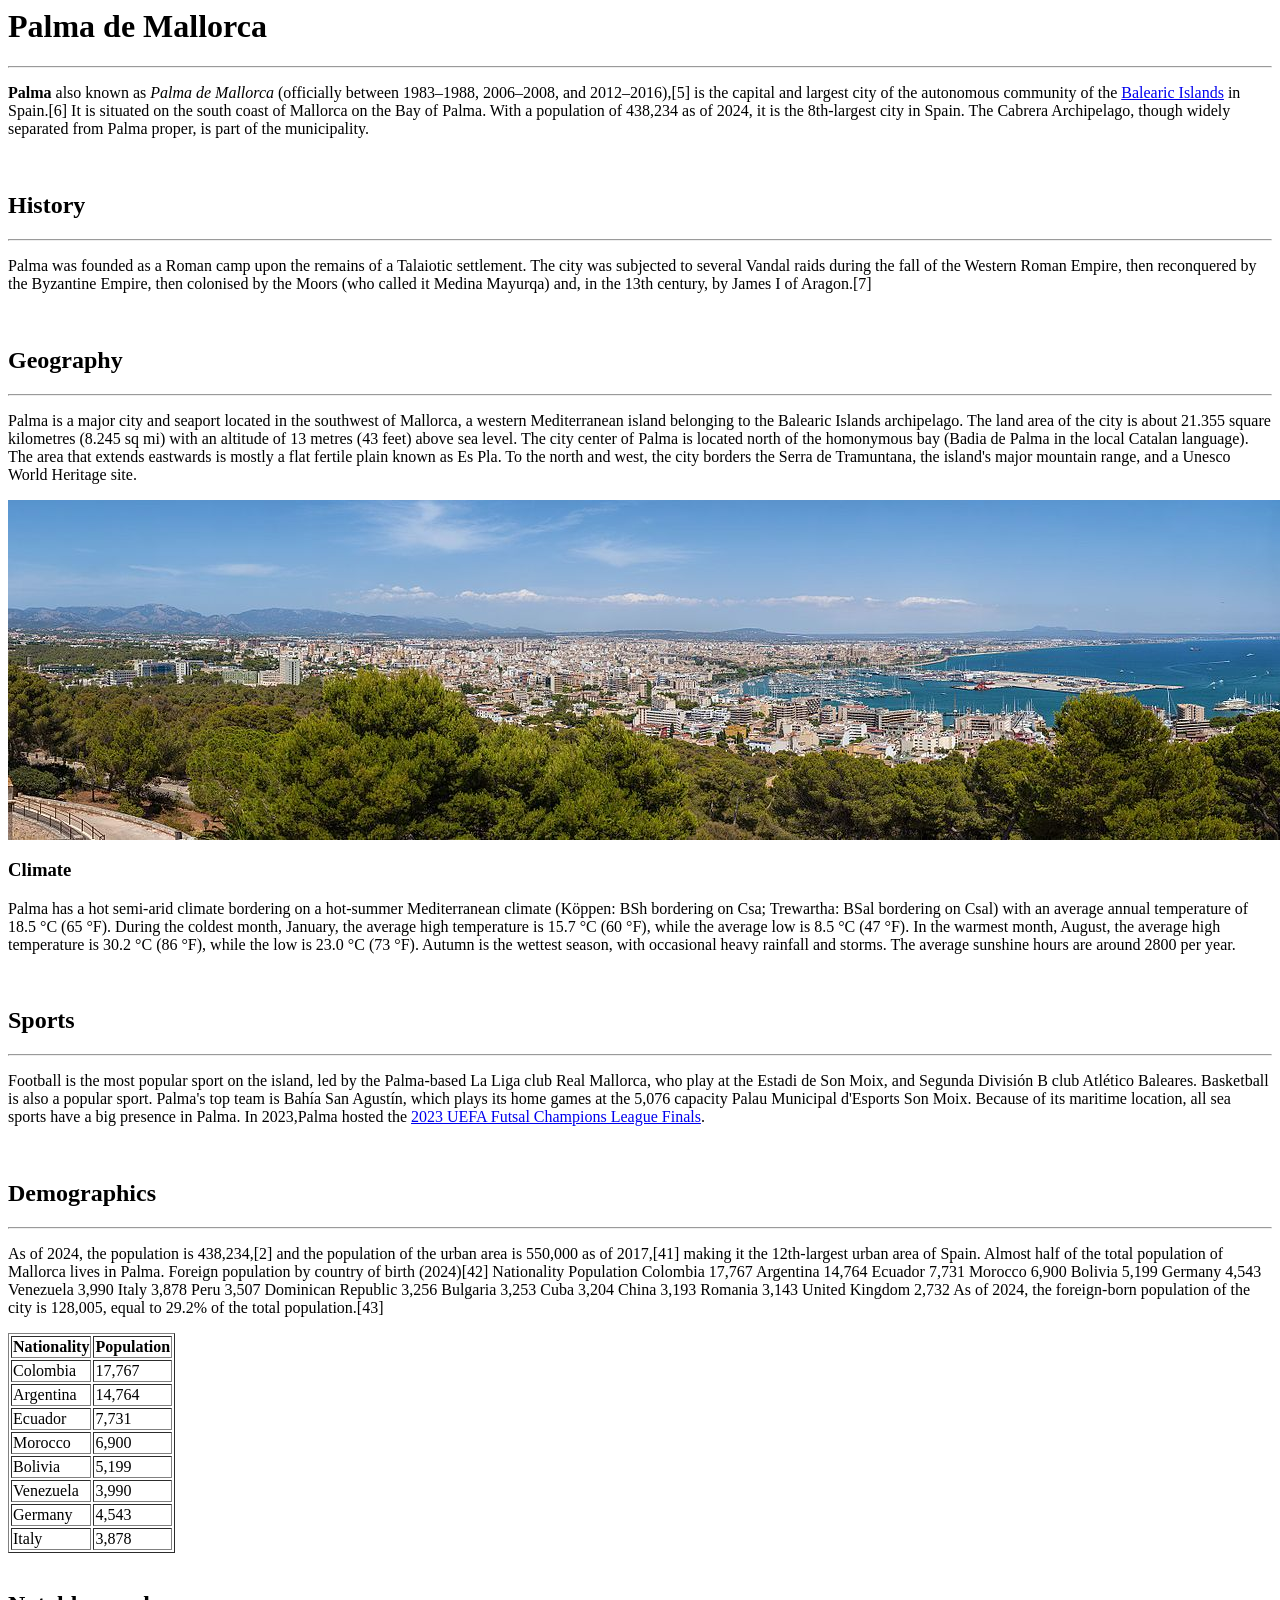
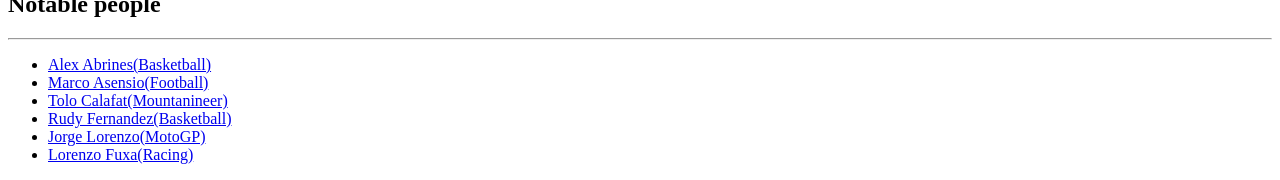
<file: Domasna1/index.html>
<html lang="en">
  <head>
    <meta charset="UTF-8" />
    <meta name="viewport" content="width=device-width, initial-scale=1.0" />
    <title>Document</title>
  </head>
  <body>
    <h1>Palma de Mallorca</h1>
    <hr />
    <p>
      <b>Palma</b> also known as <i>Palma de Mallorca</i> (officially between
      1983–1988, 2006–2008, and 2012–2016),[5] is the capital and largest city
      of the autonomous community of the
      <a href="https://en.wikipedia.org/wiki/Balearic_Islands"
        >Balearic Islands</a
      >
      in Spain.[6] It is situated on the south coast of Mallorca on the Bay of
      Palma. With a population of 438,234 as of 2024, it is the 8th-largest city
      in Spain. The Cabrera Archipelago, though widely separated from Palma
      proper, is part of the municipality.
    </p>
    <br />

    <h2><b>History</b></h2>
    <hr />
    <p>
      Palma was founded as a Roman camp upon the remains of a Talaiotic
      settlement. The city was subjected to several Vandal raids during the fall
      of the Western Roman Empire, then reconquered by the Byzantine Empire,
      then colonised by the Moors (who called it Medina Mayurqa) and, in the
      13th century, by James I of Aragon.[7]
    </p>
    <br />

    <h2><b>Geography</b></h2>
    <hr />
    <p>
      Palma is a major city and seaport located in the southwest of Mallorca, a
      western Mediterranean island belonging to the Balearic Islands
      archipelago. The land area of the city is about 21.355 square kilometres
      (8.245 sq mi) with an altitude of 13 metres (43 feet) above sea level. The
      city center of Palma is located north of the homonymous bay (Badia de
      Palma in the local Catalan language). The area that extends eastwards is
      mostly a flat fertile plain known as Es Pla. To the north and west, the
      city borders the Serra de Tramuntana, the island's major mountain range,
      and a Unesco World Heritage site.
    </p>

    <img
      src="/Domasna1/Palma_von_Castell_de_Bellver.jpg"
      alt="palma-de-mallorca"
    />

    <h3><b>Climate</b></h3>
    <p>
      Palma has a hot semi-arid climate bordering on a hot-summer Mediterranean
      climate (Köppen: BSh bordering on Csa; Trewartha: BSal bordering on Csal)
      with an average annual temperature of 18.5 °C (65 °F). During the coldest
      month, January, the average high temperature is 15.7 °C (60 °F), while the
      average low is 8.5 °C (47 °F). In the warmest month, August, the average
      high temperature is 30.2 °C (86 °F), while the low is 23.0 °C (73 °F).
      Autumn is the wettest season, with occasional heavy rainfall and storms.
      The average sunshine hours are around 2800 per year.
    </p>
    <br />

    <h2><b>Sports</b></h2>
    <hr />
    <p>
      Football is the most popular sport on the island, led by the Palma-based
      La Liga club Real Mallorca, who play at the Estadi de Son Moix, and
      Segunda División B club Atlético Baleares. Basketball is also a popular
      sport. Palma's top team is Bahía San Agustín, which plays its home games
      at the 5,076 capacity Palau Municipal d'Esports Son Moix. Because of its
      maritime location, all sea sports have a big presence in Palma. In
      2023,Palma hosted the

      <a
        href="https://en.wikipedia.org/wiki/2022%E2%80%9323_UEFA_Futsal_Champions_League"
        >2023 UEFA Futsal Champions League Finals</a
      >.
    </p>
    <br />

    <h2><b>Demographics</b></h2>
    <hr />
    <p>
      As of 2024, the population is 438,234,[2] and the population of the urban
      area is 550,000 as of 2017,[41] making it the 12th-largest urban area of
      Spain. Almost half of the total population of Mallorca lives in Palma.
      Foreign population by country of birth (2024)[42] Nationality Population
      Colombia 17,767 Argentina 14,764 Ecuador 7,731 Morocco 6,900 Bolivia 5,199
      Germany 4,543 Venezuela 3,990 Italy 3,878 Peru 3,507 Dominican Republic
      3,256 Bulgaria 3,253 Cuba 3,204 China 3,193 Romania 3,143 United Kingdom
      2,732 As of 2024, the foreign-born population of the city is 128,005,
      equal to 29.2% of the total population.[43]
    </p>

    <table border="1px">
      <tr>
        <th>Nationality</th>
        <th>Population</th>
      </tr>
      <tr>
        <td>Colombia</td>
        <td>17,767</td>
      </tr>
      <tr>
        <td>Argentina</td>
        <td>14,764</td>
      </tr>
      <tr>
        <td>Ecuador</td>
        <td>7,731</td>
      </tr>
      <tr>
        <td>Morocco</td>
        <td>6,900</td>
      </tr>
      <tr>
        <td>Bolivia</td>
        <td>5,199</td>
      </tr>
      <tr>
        <td>Venezuela</td>
        <td>3,990</td>
      </tr>
      <tr>
        <td>Germany</td>
        <td>4,543</td>
      </tr>
      <tr>
        <td>Italy</td>
        <td>3,878</td>
      </tr>
    </table>

    <br />

    <h2><b>Notable people</b></h2>
    <hr />

    <ul>
      <li>
        <a href="https://en.wikipedia.org/wiki/%C3%81lex_Abrines"
          >Alex Abrines(Basketball)</a
        >
      </li>
      <li>
        <a href="https://en.wikipedia.org/wiki/Marco_Asensio"
          >Marco Asensio(Football)</a
        >
      </li>
      <li>
        <a href="https://en.wikipedia.org/wiki/Tolo_Calafat"
          >Tolo Calafat(Mountanineer)</a
        >
      </li>
      <li>
        <a href="https://en.wikipedia.org/wiki/Rudy_Fern%C3%A1ndez_(basketball)"
          >Rudy Fernandez(Basketball)</a
        >
      </li>
      <li>
        <a href="https://en.wikipedia.org/wiki/Jorge_Lorenzo"
          >Jorge Lorenzo(MotoGP)</a
        >
      </li>
      <li>
        <a href="https://en.wikipedia.org/wiki/Lorenzo_Flux%C3%A1"
          >Lorenzo Fuxa(Racing)</a
        >
      </li>
    </ul>
  </body>
</html>
</file>
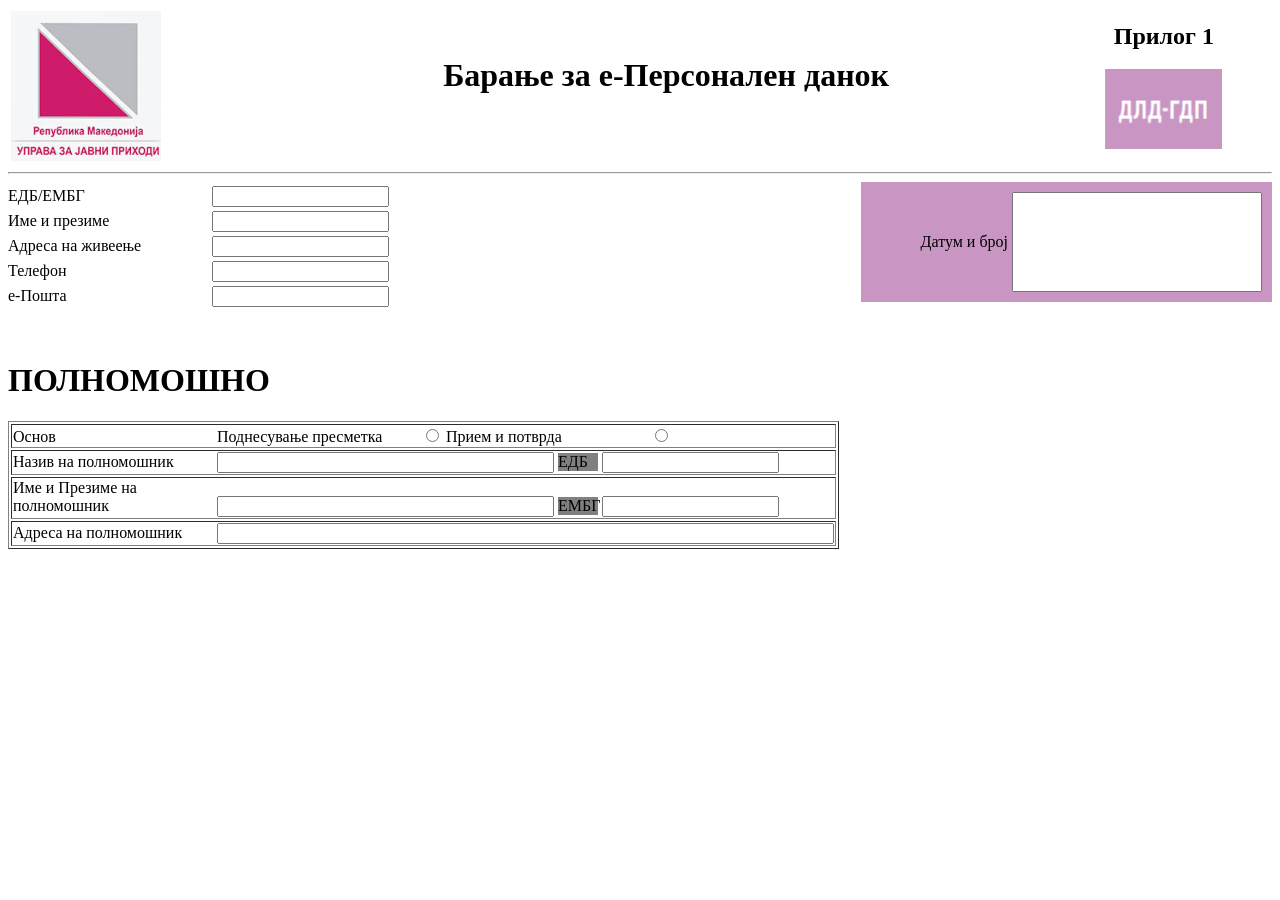
<file: Domasna2/index.html>
<html lang="en">
  <head>
    <meta charset="UTF-8" />
    <title>Барање за е-Персонален данок</title>

    <link rel="stylesheet" href="/Domasna2/style.css" />
  </head>
  <body>
    <table width="100%" border="0">
      <tr>
        <td rowspan="2">
          <img height="150px" src="/Domasna2/images.jpg" alt="" />
        </td>
        <td align="center"><h1>Барање за е-Персонален данок</h1></td>
        <td align="center" rowspan="2">
          <h2>Прилог 1</h2>
          <img
            width="120px"
            height="80px"
            src="/Domasna2/Screenshot_3.png"
            alt=""
          />
        </td>
      </tr>
    </table>
    <hr />
<div id="formular">
    <div>
          <form  action="">
      <label for="EMBG">ЕДБ/ЕМБГ</label>
      <input minlength="13" maxlength="13" type="number" />
      <br />
      <label for="first-name">Име и презиме</label>
      <input type="text" />
      <br />
      <label for="adress">Адреса на живеење</label>
      <input type="text" />
      <br />
      <label for="number">Телефон</label>
      <input type="number" />
      <br />
      <label for="email">е-Пошта</label>
      <input type="email" />
    </form>
    <br />
    </div>

    <div id="datumBroj">
        <label  align="right" for="">Датум и број</label>
        <input type="text">
    </div>
  
</div>
    

    <h1><b>ПОЛНОМОШНО</b></h1>
    <table border="1">
        <tr>
            <td>
                  <label for="">Основ</label>
                  <label for="">Поднесување пресметка</label>
                  <input type="radio" name="osnov">
                  <label for="">Прием и потврда</label>
                  <input type="radio" name="osnov">
            </td>
        </tr>

        <tr>
            <td>
                 <label for="">Назив на полномошник</label>
                 <input size="40" type="text">
                 <label id="edb" for="">ЕДБ</label>
                 <input type="text">
            </td>
        </tr>

        <tr>
            <td>
                <label for="">Име и Презиме на полномошник</label>
                <input size="40"  type="text">
                <label id="embg" for="">ЕМБГ</label>
                <input type="text">
            </td>
        </tr>

        <tr>
            <td>
                <label for="">Адреса на полномошник</label>
                <input size="75" type="text">
            </td>
        </tr>
    </table>

    <br>


  </body>
</html>
</file>
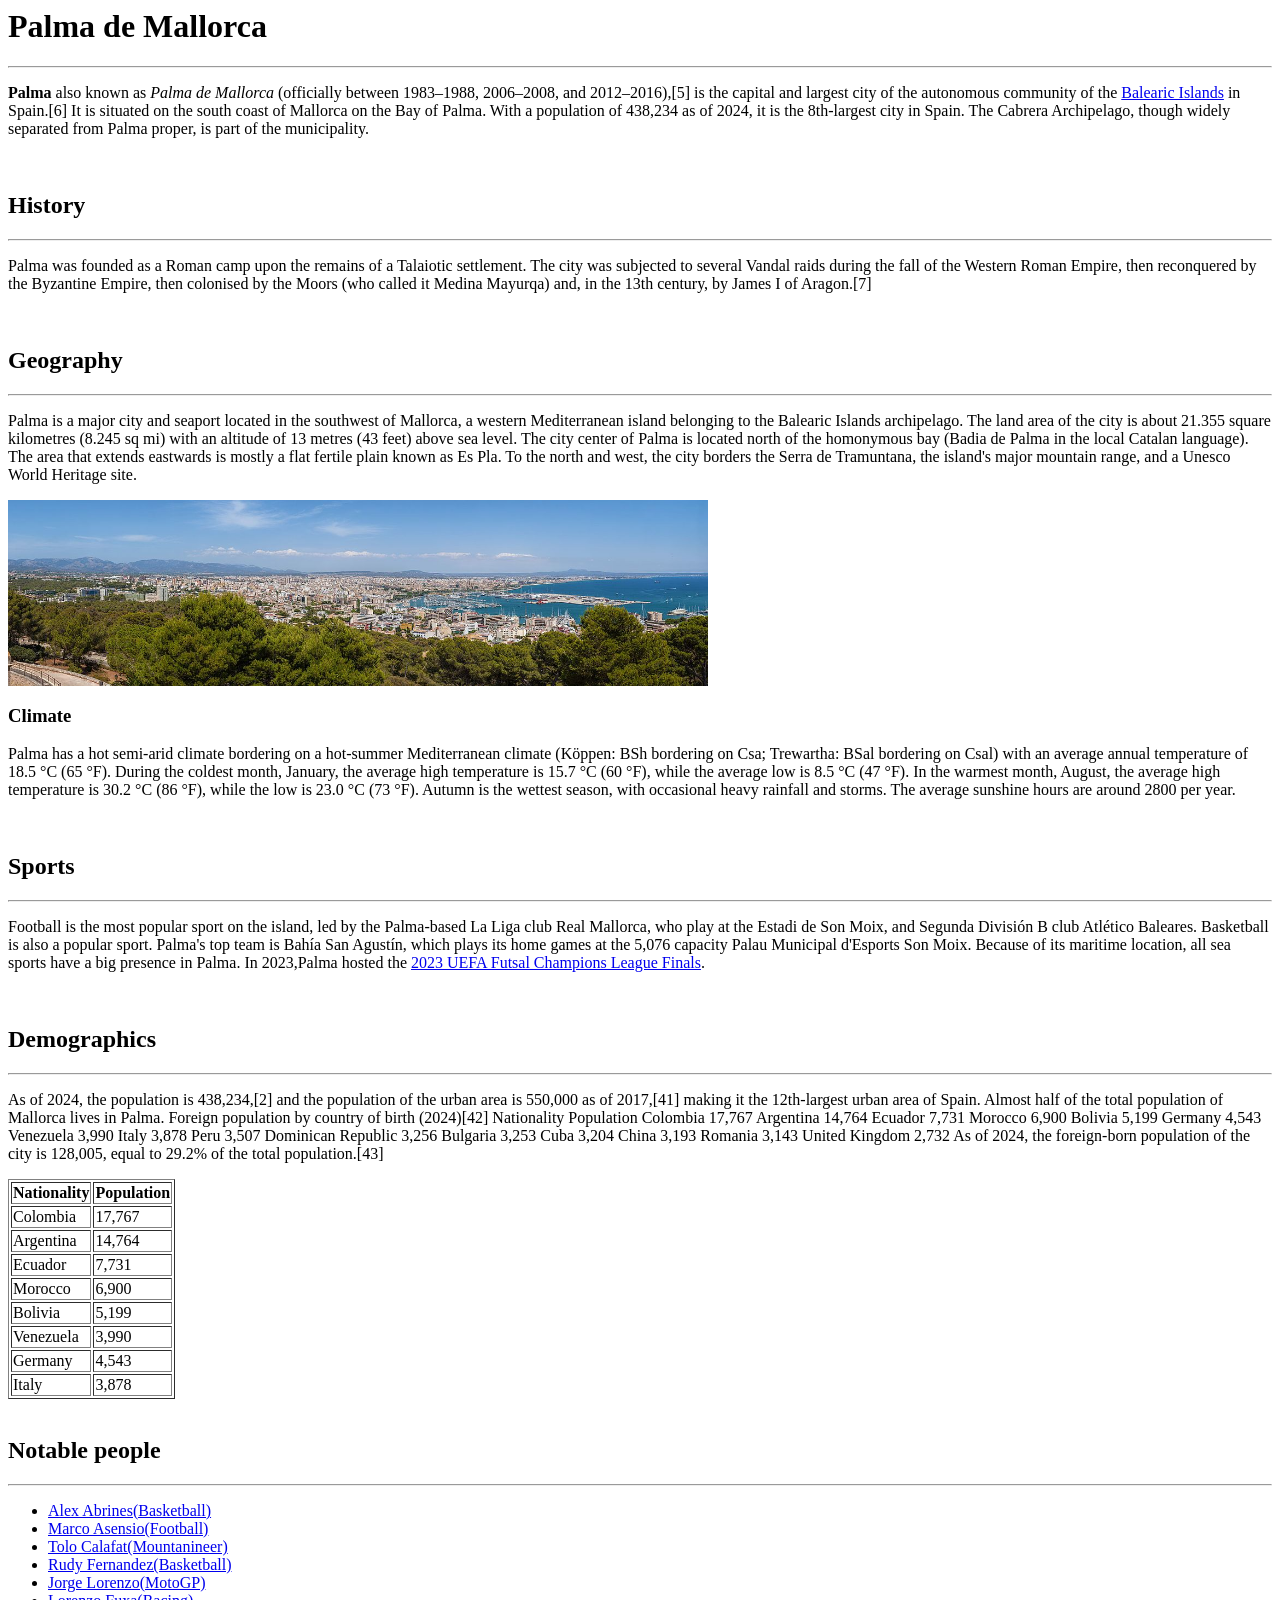
<file: Domasna3/index.html>
<html lang="en">
  <head>
    <meta charset="UTF-8" />
    <meta name="viewport" content="width=device-width, initial-scale=1.0" />
    <title>Document</title>
  </head>
  <body>
    <h1>Palma de Mallorca</h1>
    <hr />
    <p>
      <b>Palma</b> also known as <i>Palma de Mallorca</i> (officially between
      1983–1988, 2006–2008, and 2012–2016),[5] is the capital and largest city
      of the autonomous community of the
      <a href="https://en.wikipedia.org/wiki/Balearic_Islands"
        >Balearic Islands</a
      >
      in Spain.[6] It is situated on the south coast of Mallorca on the Bay of
      Palma. With a population of 438,234 as of 2024, it is the 8th-largest city
      in Spain. The Cabrera Archipelago, though widely separated from Palma
      proper, is part of the municipality.
    </p>
    <br />

    <h2><b>History</b></h2>
    <hr />
    <p>
      Palma was founded as a Roman camp upon the remains of a Talaiotic
      settlement. The city was subjected to several Vandal raids during the fall
      of the Western Roman Empire, then reconquered by the Byzantine Empire,
      then colonised by the Moors (who called it Medina Mayurqa) and, in the
      13th century, by James I of Aragon.[7]
    </p>
    <br />

    <h2><b>Geography</b></h2>
    <hr />
    <p>
      Palma is a major city and seaport located in the southwest of Mallorca, a
      western Mediterranean island belonging to the Balearic Islands
      archipelago. The land area of the city is about 21.355 square kilometres
      (8.245 sq mi) with an altitude of 13 metres (43 feet) above sea level. The
      city center of Palma is located north of the homonymous bay (Badia de
      Palma in the local Catalan language). The area that extends eastwards is
      mostly a flat fertile plain known as Es Pla. To the north and west, the
      city borders the Serra de Tramuntana, the island's major mountain range,
      and a Unesco World Heritage site.
    </p>

    <img
      width="700px"
      src="/Domasna1/Palma_von_Castell_de_Bellver.jpg"
      alt="palma-de-mallorca"
    />

    <h3><b>Climate</b></h3>
    <p>
      Palma has a hot semi-arid climate bordering on a hot-summer Mediterranean
      climate (Köppen: BSh bordering on Csa; Trewartha: BSal bordering on Csal)
      with an average annual temperature of 18.5 °C (65 °F). During the coldest
      month, January, the average high temperature is 15.7 °C (60 °F), while the
      average low is 8.5 °C (47 °F). In the warmest month, August, the average
      high temperature is 30.2 °C (86 °F), while the low is 23.0 °C (73 °F).
      Autumn is the wettest season, with occasional heavy rainfall and storms.
      The average sunshine hours are around 2800 per year.
    </p>
    <br />

    <h2><b>Sports</b></h2>
    <hr />
    <p>
      Football is the most popular sport on the island, led by the Palma-based
      La Liga club Real Mallorca, who play at the Estadi de Son Moix, and
      Segunda División B club Atlético Baleares. Basketball is also a popular
      sport. Palma's top team is Bahía San Agustín, which plays its home games
      at the 5,076 capacity Palau Municipal d'Esports Son Moix. Because of its
      maritime location, all sea sports have a big presence in Palma. In
      2023,Palma hosted the

      <a
        href="https://en.wikipedia.org/wiki/2022%E2%80%9323_UEFA_Futsal_Champions_League"
        >2023 UEFA Futsal Champions League Finals</a
      >.
    </p>
    <br />

    <h2><b>Demographics</b></h2>
    <hr />
    <p>
      As of 2024, the population is 438,234,[2] and the population of the urban
      area is 550,000 as of 2017,[41] making it the 12th-largest urban area of
      Spain. Almost half of the total population of Mallorca lives in Palma.
      Foreign population by country of birth (2024)[42] Nationality Population
      Colombia 17,767 Argentina 14,764 Ecuador 7,731 Morocco 6,900 Bolivia 5,199
      Germany 4,543 Venezuela 3,990 Italy 3,878 Peru 3,507 Dominican Republic
      3,256 Bulgaria 3,253 Cuba 3,204 China 3,193 Romania 3,143 United Kingdom
      2,732 As of 2024, the foreign-born population of the city is 128,005,
      equal to 29.2% of the total population.[43]
    </p>

    <table border="1px">
      <thead>
        <tr>
          <th>Nationality</th>
          <th>Population</th>
        </tr>
      </thead>
      <tr>
        <td>Colombia</td>
        <td>17,767</td>
      </tr>
      <tr>
        <td>Argentina</td>
        <td>14,764</td>
      </tr>
      <tr>
        <td>Ecuador</td>
        <td>7,731</td>
      </tr>
      <tr>
        <td>Morocco</td>
        <td>6,900</td>
      </tr>
      <tr>
        <td>Bolivia</td>
        <td>5,199</td>
      </tr>
      <tr>
        <td>Venezuela</td>
        <td>3,990</td>
      </tr>
      <tr>
        <td>Germany</td>
        <td>4,543</td>
      </tr>
      <tr>
        <td>Italy</td>
        <td>3,878</td>
      </tr>
    </table>

    <br />

    <h2><b>Notable people</b></h2>
    <hr />

    <ul>
      <li>
        <a href="https://en.wikipedia.org/wiki/%C3%81lex_Abrines"
          >Alex Abrines(Basketball)</a
        >
      </li>
      <li>
        <a href="https://en.wikipedia.org/wiki/Marco_Asensio"
          >Marco Asensio(Football)</a
        >
      </li>
      <li>
        <a href="https://en.wikipedia.org/wiki/Tolo_Calafat"
          >Tolo Calafat(Mountanineer)</a
        >
      </li>
      <li>
        <a href="https://en.wikipedia.org/wiki/Rudy_Fern%C3%A1ndez_(basketball)"
          >Rudy Fernandez(Basketball)</a
        >
      </li>
      <li>
        <a href="https://en.wikipedia.org/wiki/Jorge_Lorenzo"
          >Jorge Lorenzo(MotoGP)</a
        >
      </li>
      <li>
        <a href="https://en.wikipedia.org/wiki/Lorenzo_Flux%C3%A1"
          >Lorenzo Fuxa(Racing)</a
        >
      </li>
    </ul>
  </body>
</html>
</file>
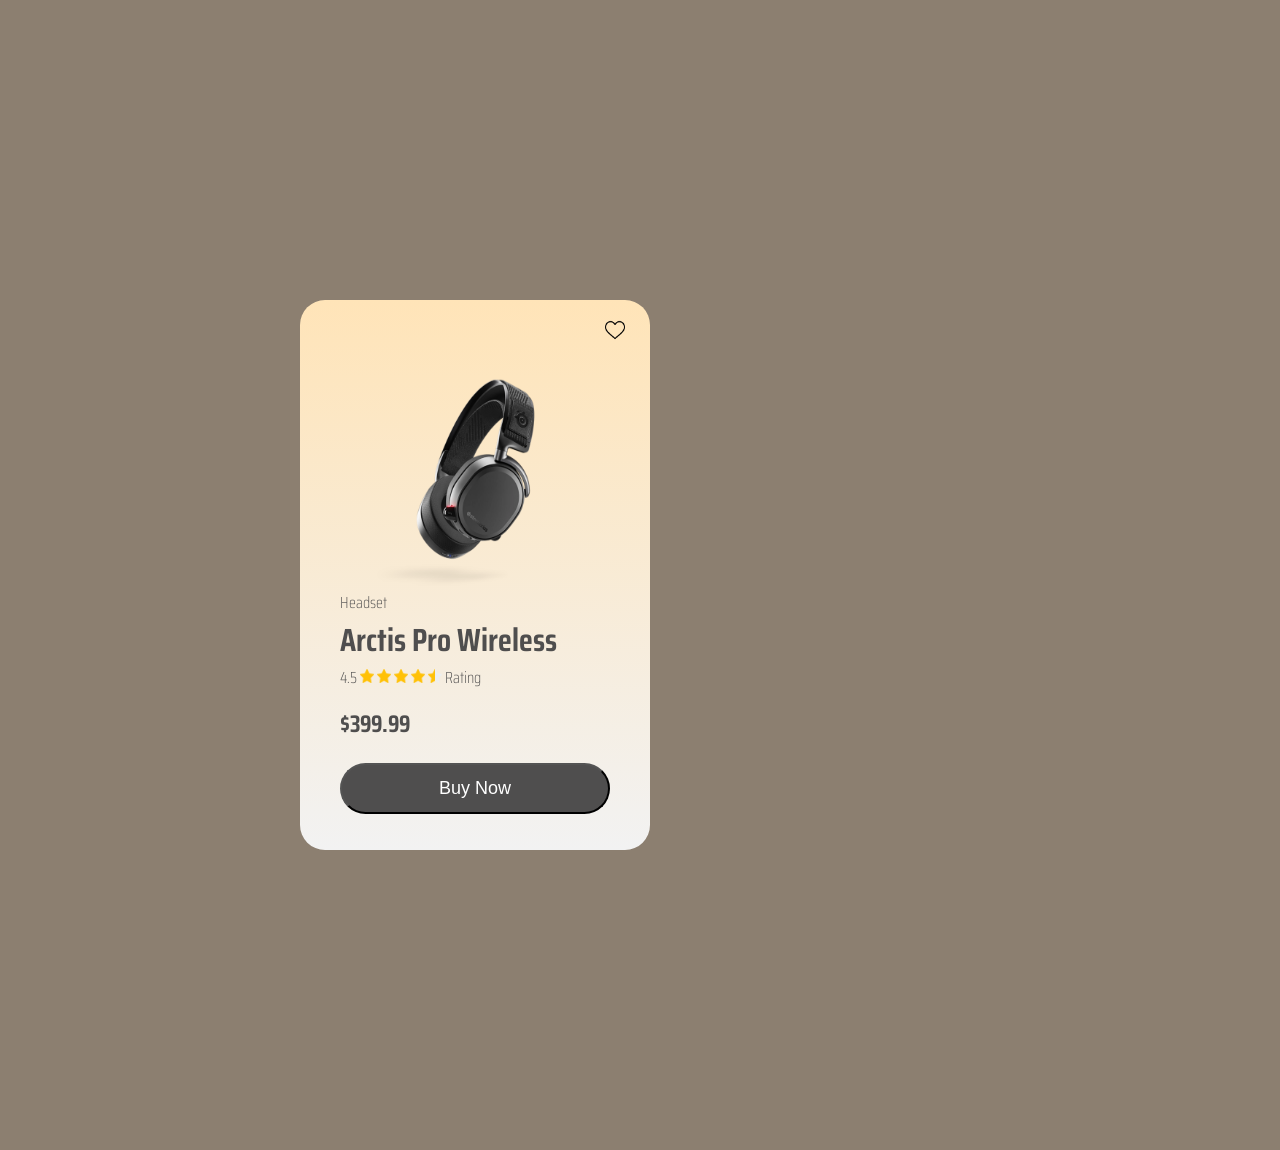
<file: Domasna4/index.html>
<html lang="en">
  <head>
    <meta charset="UTF-8" />
    <meta name="viewport" content="width=device-width, initial-scale=1.0" />
    <link rel="stylesheet" href="style.css" />
    <link rel="preconnect" href="https://fonts.googleapis.com" />
    <link rel="preconnect" href="https://fonts.gstatic.com" crossorigin />
    <link
      href="https://fonts.googleapis.com/css2?family=Anton&family=Arimo:ital,wght@0,400..700;1,400..700&family=Saira:ital,wdth,wght@0,75,200;1,75,200&family=Strait&display=swap"
      rel="stylesheet"/>
   
    <title>Product Card</title>
  </head>
  <body>
    <div class="card">
      <div>
        <img id="heart" src="/Domasna4/heart.png" alt="heart" />
        <img id="itemPhoto" src="/Domasna4/headset.webp" alt="headset" />
      </div>

      <div class="description" class="saira">
        <p>Headset</p>
        <h1>Arctis Pro Wireless</h1>
        <p>
          4.5
          <img src="/Domasna4/star.png" alt="star" />
          <img src="/Domasna4/star.png" alt="star" />
          <img src="/Domasna4/star.png" alt="star" />
          <img src="/Domasna4/star.png" alt="star" />
          <img src="/Domasna4/rating.png" alt="half-star" />
          Rating
        </p>

        <h2>$399.99</h2>

        <button>Buy Now</button>
      </div>
    </div>
  </body>
</html>
</file>
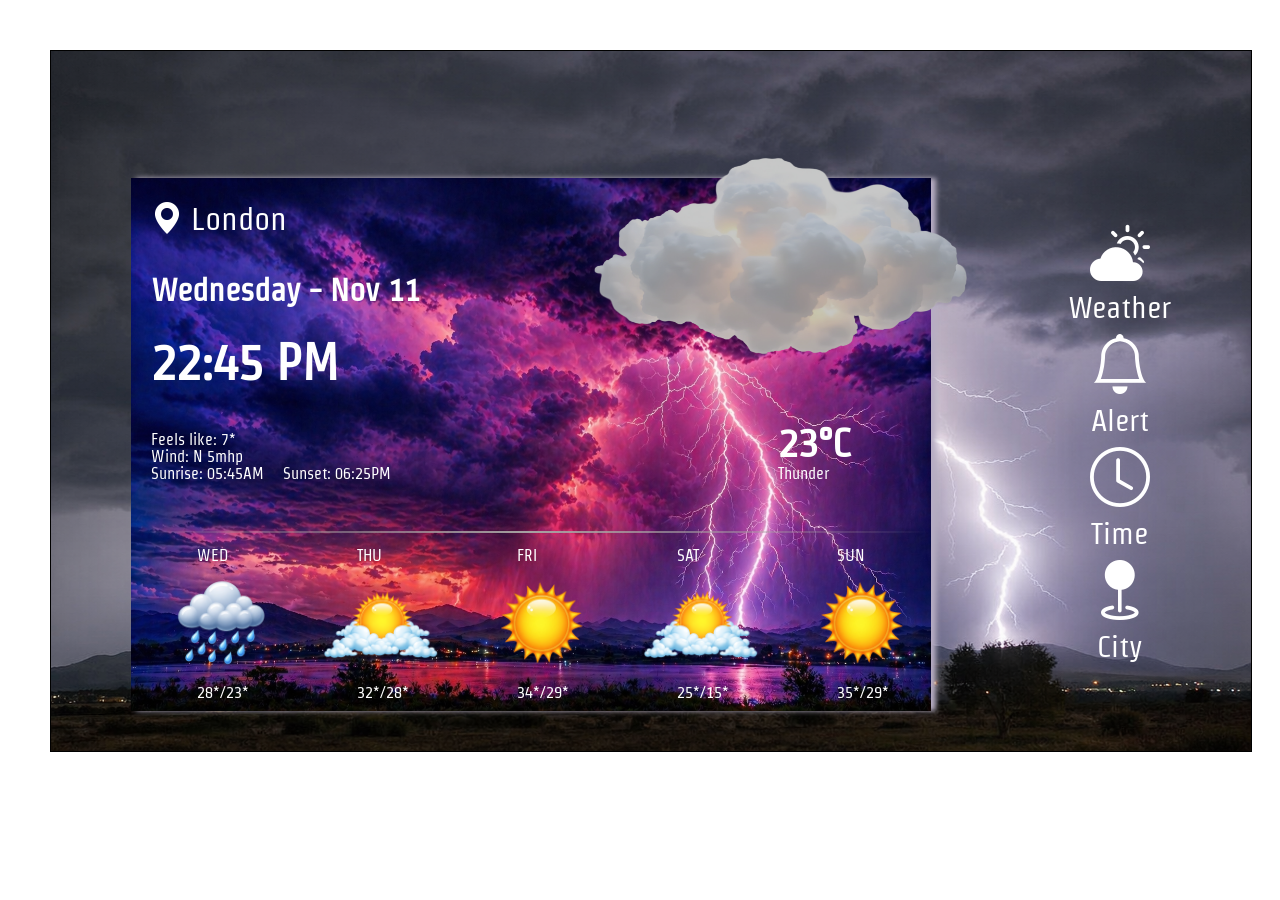
<file: Domasna5/index.html>
<html lang="en">

<head>
  <meta charset="UTF-8" />
  <meta name="viewport" content="width=device-width, initial-scale=1.0" />
  <title>Weather card</title>
  <link rel="stylesheet" href="/Domasna6/style.css" />
  <link rel="stylesheet" href="https://cdn.jsdelivr.net/npm/bootstrap-icons@1.11.3/font/bootstrap-icons.css"
    integrity="sha384-tViUnnbYAV00FLIhhi3v/dWt3Jxw4gZQcNoSCxCIFNJVCx7/D55/wXsrNIRANwdD" crossorigin="anonymous" />
  <link rel="preconnect" href="https://fonts.googleapis.com" />
  <link rel="preconnect" href="https://fonts.gstatic.com" crossorigin />
  <link
    href="https://fonts.googleapis.com/css2?family=Anton&family=Arimo:ital,wght@0,400..700;1,400..700&family=DM+Sans:ital,opsz,wght@0,9..40,100..1000;1,9..40,100..1000&family=Roboto+Mono:ital,wght@0,100..700;1,100..700&family=Saira:ital,wdth,wght@0,75,200;1,75,200&family=Strait&display=swap"
    rel="stylesheet" />
</head>

<body>
  <div class="card">
    <img class="card-img" src="/Domasna6/pozadina.png" alt="" />

    <div class="weather-img">
      <img src="/Domasna6/thunder.png" alt="" />
      <div class="city">
        <span><i class="bi bi-geo-alt-fill"></i></span>
        <span>London</span>
      </div>
      <h1 id="today">Wednesday - Nov 11</h1>
      <h1 id="time">22:45 PM</h1>

      <div class="weather-info">
        <p>Feels like: 7*</p>
        <p>Wind: N 5mhp</p>
        <span> Sunrise: 05:45AM</span> <span>Sunset: 06:25PM</span>
      </div>

      <div class="current-day">
        <span>23&deg;C</span>
        <p>Thunder</p>
      </div>



      <div class="hr"></div>

    </div>

    <div class="this-week">
      <div class="following-days">
        <p>WED</p>
        <img src="/Domasna6/rainy.png" alt="">
        <p>28*/23*</p>
      </div>
      <div class="following-days">
        <p>THU</p>
        <img src="/Domasna6/cloudy.png" alt="">
        <p>32*/28*</p>
      </div>
      <div class="following-days">
        <p>FRI </p>
        <img src="/Domasna6/sunny.png" alt="">
        <p>34*/29*</p>
      </div>
      <div class="following-days">
        <p>SAT</p>
        <img src="/Domasna6/cloudy.png" alt="">
        <p>25*/15*</p>
      </div>
      <div class="following-days">
        <p>SUN</p>
        <img src="/Domasna6/sunny.png" alt="">
        <p>35*/29*</p>
      </div>
    </div>

    <div class="cloud">
      <img src="/Domasna6/cloud.png" alt="" />
    </div>

    <div class="icons">
      <i class="bi bi-cloud-sun-fill"></i>
      <p>Weather</p>

      <i class="bi bi-bell"></i>
      <p>Alert</p>

      <i class="bi bi-clock"></i>
      <p>Time</p>

     <i class="bi bi-geo-fill"></i>
      <p>City</p>

    </div>

  </div>
</body>

</html>
</file>
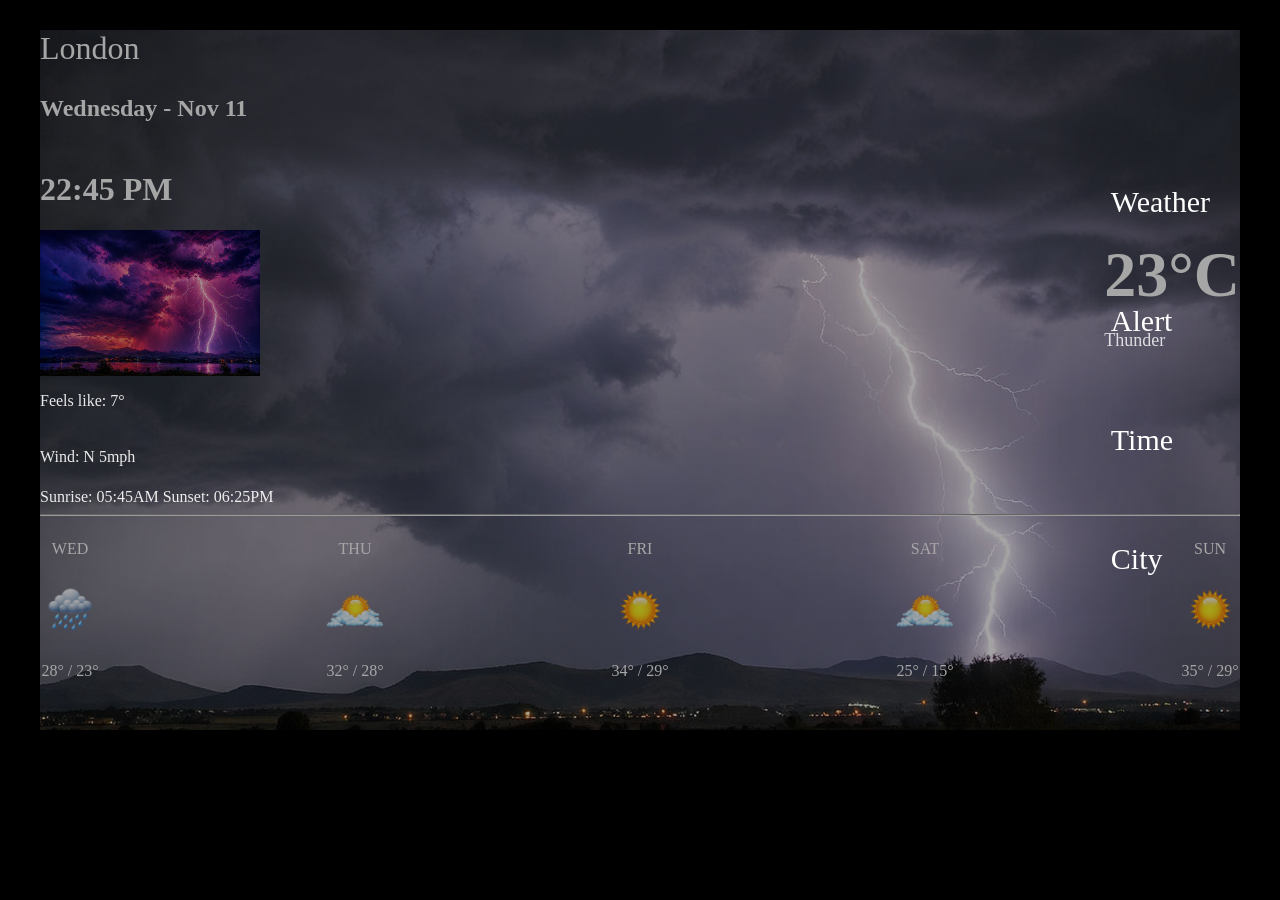
<file: Domasna6.2/index.html>
<html lang="en">
<head>
  <meta charset="UTF-8">
  <meta name="viewport" content="width=device-width, initial-scale=1.0">
  <title>Document</title>
  <link rel="stylesheet" href="/Domasna6.2/style.css">
</head>
<body>
  <div class="card">

  <div class="weather">

    <!-- TOP -->
    <div class="top">
      <div class="city">
        <i class="bi bi-geo-alt-fill"></i>
        <span>London</span>
      </div>

      <h2>Wednesday - Nov 11</h2>
      <h1>22:45 PM</h1>
    </div>

    <!-- MIDDLE -->
    <div class="middle">
      <img class="main-weather" src="/Domasna6/thunder.png" />

      <div class="current-day">
        <span>23°C</span>
        <p>Thunder</p>
      </div>
    </div>

    <!-- INFO -->
    <div class="weather-info">
      <p>Feels like: 7°</p>
      <p>Wind: N 5mph</p>
      <div>
        <span>Sunrise: 05:45AM</span>
        <span>Sunset: 06:25PM</span>
      </div>
    </div>

    <hr />

    <!-- WEEK -->
    <div class="this-week">
      <div class="day">
        <p>WED</p>
        <img src="/Domasna6/rainy.png">
        <p>28° / 23°</p>
      </div>
      <div class="day">
        <p>THU</p>
        <img src="/Domasna6/cloudy.png">
        <p>32° / 28°</p>
      </div>
      <div class="day">
        <p>FRI</p>
        <img src="/Domasna6/sunny.png">
        <p>34° / 29°</p>
      </div>
      <div class="day">
        <p>SAT</p>
        <img src="/Domasna6/cloudy.png">
        <p>25° / 15°</p>
      </div>
      <div class="day">
        <p>SUN</p>
        <img src="/Domasna6/sunny.png">
        <p>35° / 29°</p>
      </div>
    </div>

  </div>

  <!-- SIDE ICONS -->
  <div class="icons">
    <div><i class="bi bi-cloud-sun-fill"></i><p>Weather</p></div>
    <div><i class="bi bi-bell"></i><p>Alert</p></div>
    <div><i class="bi bi-clock"></i><p>Time</p></div>
    <div><i class="bi bi-geo-fill"></i><p>City</p></div>
  </div>

</div>
</body>
</html>
</file>
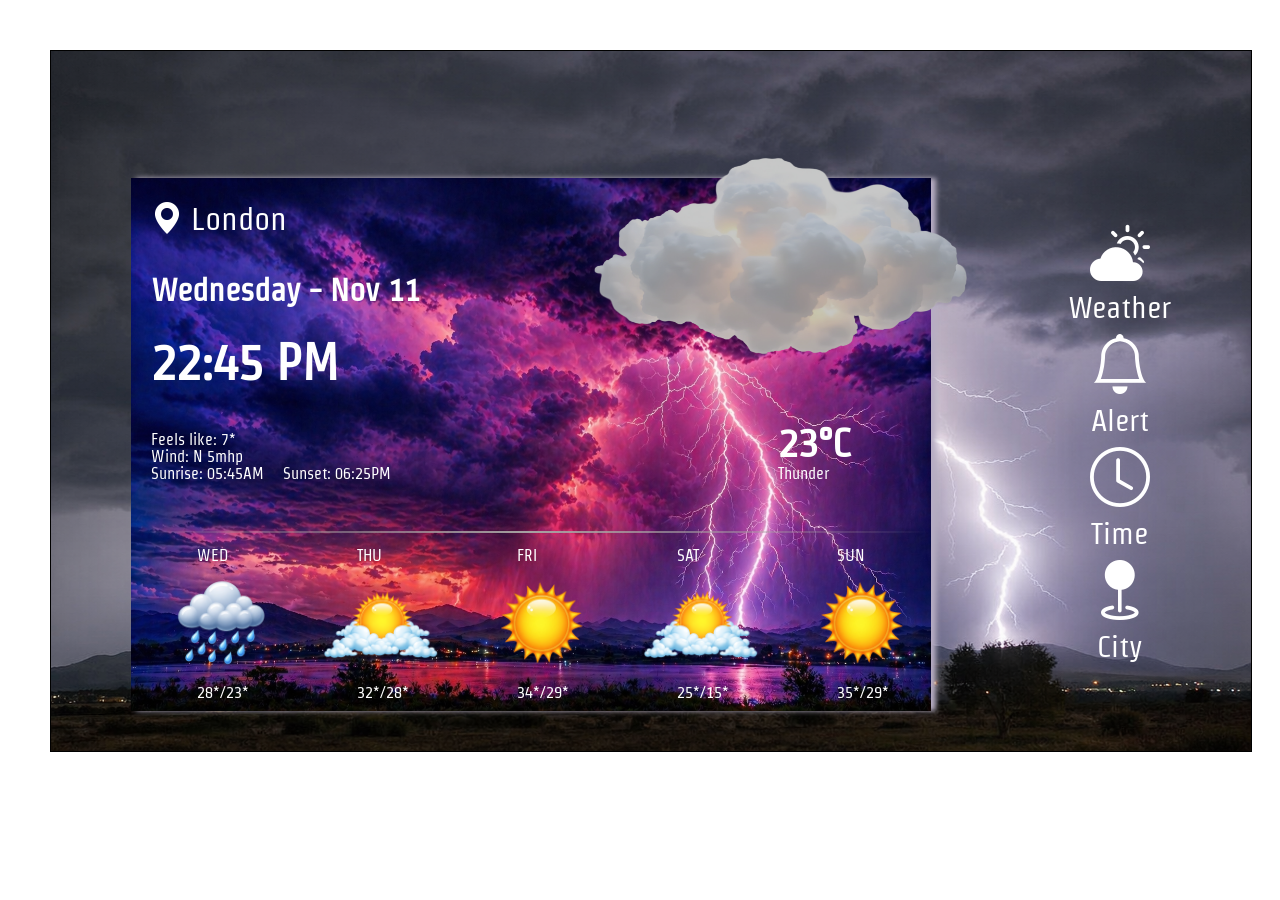
<file: Domasna6/index.html>
<html lang="en">

<head>
  <meta charset="UTF-8" />
  <meta name="viewport" content="width=device-width, initial-scale=1.0" />
  <title>Weather card</title>
  <link rel="stylesheet" href="/Domasna6/style.css" />
  <link rel="stylesheet" href="https://cdn.jsdelivr.net/npm/bootstrap-icons@1.11.3/font/bootstrap-icons.css"
    integrity="sha384-tViUnnbYAV00FLIhhi3v/dWt3Jxw4gZQcNoSCxCIFNJVCx7/D55/wXsrNIRANwdD" crossorigin="anonymous" />
  <link rel="preconnect" href="https://fonts.googleapis.com" />
  <link rel="preconnect" href="https://fonts.gstatic.com" crossorigin />
  <link
    href="https://fonts.googleapis.com/css2?family=Anton&family=Arimo:ital,wght@0,400..700;1,400..700&family=DM+Sans:ital,opsz,wght@0,9..40,100..1000;1,9..40,100..1000&family=Roboto+Mono:ital,wght@0,100..700;1,100..700&family=Saira:ital,wdth,wght@0,75,200;1,75,200&family=Strait&display=swap"
    rel="stylesheet" />
</head>

<body>
  <div class="card">
    <img class="card-img" src="/Domasna6/pozadina.png" alt="" />

    <div class="weather-img">
      <img src="/Domasna6/thunder.png" alt="" />
      <div class="city">
        <span><i class="bi bi-geo-alt-fill"></i></span>
        <span>London</span>
      </div>
      <h1 id="today">Wednesday - Nov 11</h1>
      <h1 id="time">22:45 PM</h1>

      <div class="weather-info">
        <p>Feels like: 7*</p>
        <p>Wind: N 5mhp</p>
        <span> Sunrise: 05:45AM</span> <span>Sunset: 06:25PM</span>
      </div>

      <div class="current-day">
        <span>23&deg;C</span>
        <p>Thunder</p>
      </div>



      <div class="hr"></div>

    </div>

    <div class="this-week">
      <div class="following-days">
        <p>WED</p>
        <img src="/Domasna6/rainy.png" alt="">
        <p>28*/23*</p>
      </div>
      <div class="following-days">
        <p>THU</p>
        <img src="/Domasna6/cloudy.png" alt="">
        <p>32*/28*</p>
      </div>
      <div class="following-days">
        <p>FRI </p>
        <img src="/Domasna6/sunny.png" alt="">
        <p>34*/29*</p>
      </div>
      <div class="following-days">
        <p>SAT</p>
        <img src="/Domasna6/cloudy.png" alt="">
        <p>25*/15*</p>
      </div>
      <div class="following-days">
        <p>SUN</p>
        <img src="/Domasna6/sunny.png" alt="">
        <p>35*/29*</p>
      </div>
    </div>

    <div class="cloud">
      <img src="/Domasna6/cloud.png" alt="" />
    </div>

    <div class="icons">
      <i class="bi bi-cloud-sun-fill"></i>
      <p>Weather</p>

      <i class="bi bi-bell"></i>
      <p>Alert</p>

      <i class="bi bi-clock"></i>
      <p>Time</p>

     <i class="bi bi-geo-fill"></i>
      <p>City</p>

    </div>

  </div>
</body>

</html>
</file>
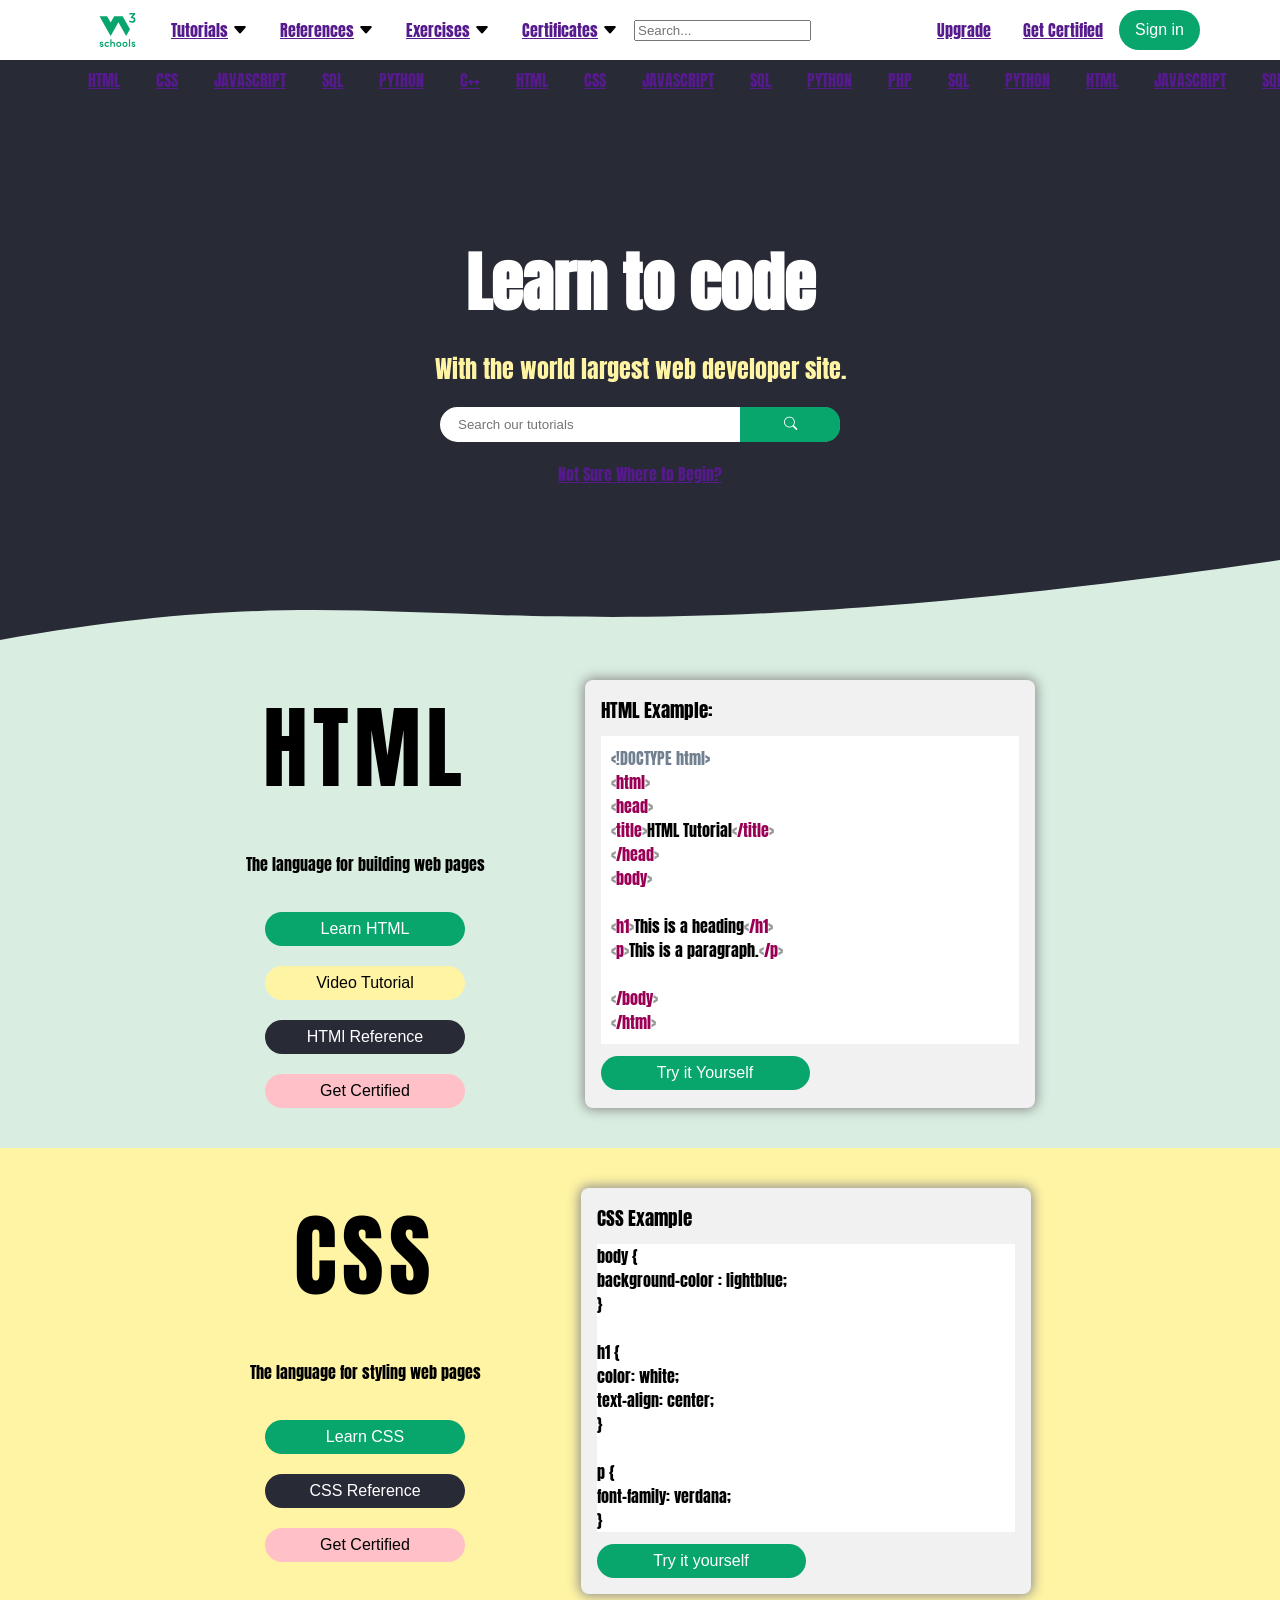
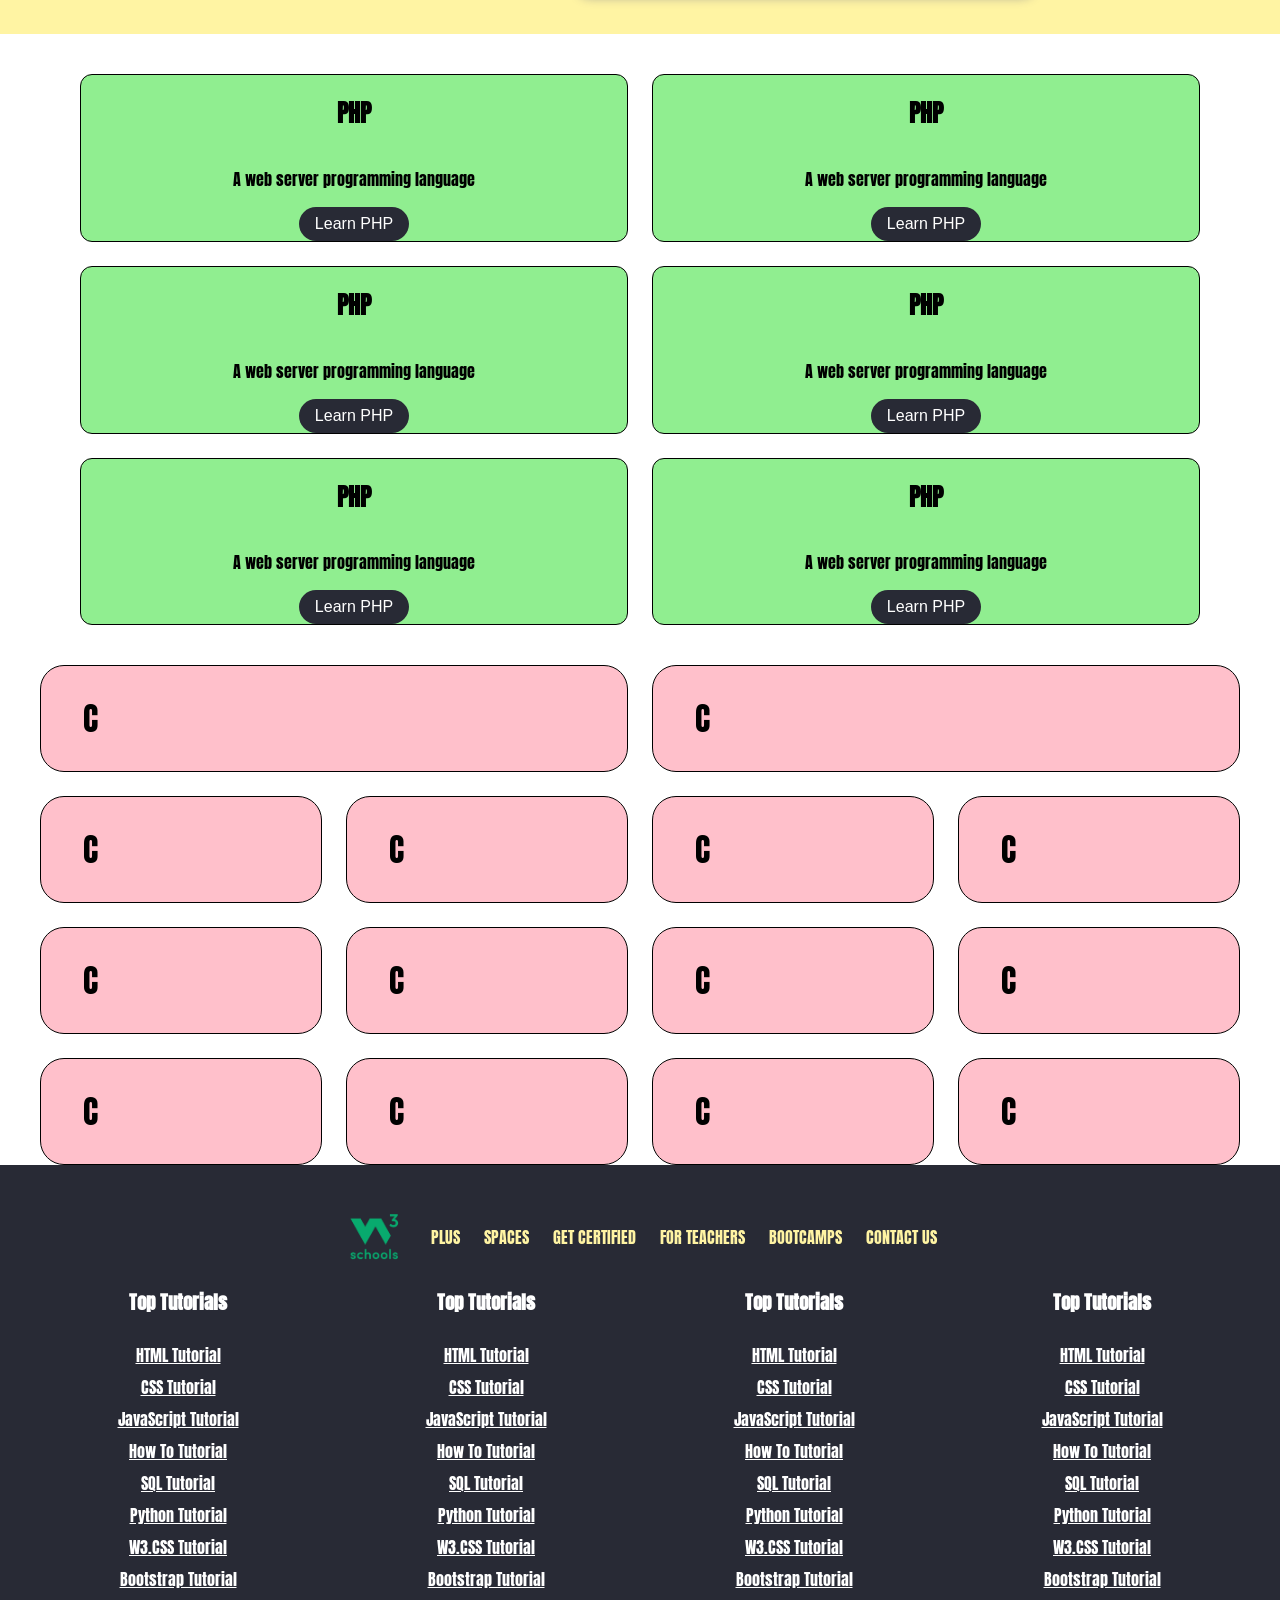
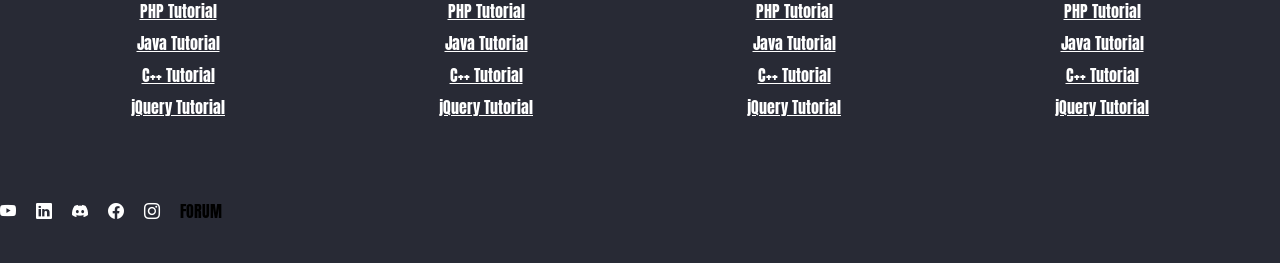
<file: Domasna7/index.html>
<html lang="en">
  <head>
    <meta charset="UTF-8" />
    <meta name="viewport" content="width=device-width, initial-scale=1.0" />
    <title>Document</title>
    <link rel="stylesheet" href="style.css" />
    <link rel="preconnect" href="https://fonts.googleapis.com" />
    <link
      rel="stylesheet"
      href="https://cdn.jsdelivr.net/npm/bootstrap-icons@1.11.3/font/bootstrap-icons.css"
      integrity="sha384-tViUnnbYAV00FLIhhi3v/dWt3Jxw4gZQcNoSCxCIFNJVCx7/D55/wXsrNIRANwdD"
      crossorigin="anonymous"
    />
    <link rel="preconnect" href="https://fonts.gstatic.com" crossorigin />
    <link
      href="https://fonts.googleapis.com/css2?family=Anton&family=Arimo:ital,wght@0,400..700;1,400..700&family=DM+Sans:ital,opsz,wght@0,9..40,100..1000;1,9..40,100..1000&family=Roboto+Mono:ital,wght@0,100..700;1,100..700&family=Saira:ital,wdth,wght@0,75,200;1,75,200&family=Source+Sans+3:ital,wght@0,200..900;1,200..900&family=Strait&display=swap"
      rel="stylesheet"
    />
  </head>
  <body>
    <div class="header">
      <div class="header-left">
        <a href="">
          <svg
            viewBox="0 0 24 24"
            xmlns="http://www.w3.org/2000/svg"
            id="W3schools--Streamline-Simple-Icons"
            height="24"
            width="24"
          >
            <desc>W3schools Streamline Icon: https://streamlinehq.com</desc>
            <title>W3Schools</title>
            <path
              d="M20.228 5.464s0.605 0.648 1.45 0.648c0.666 0 1.151 -0.403 1.151 -0.955 0 -0.677 -0.619 -0.989 -1.368 -0.989h-0.441l-0.264 -0.595 1.17 -1.387c0.25 -0.298 0.462 -0.485 0.462 -0.485s-0.188 0.01 -0.567 0.01h-1.905V0.713h3.902v0.73L22.253 3.25c0.883 0.125 1.747 0.754 1.747 1.862 0 1.09 -0.825 2.098 -2.25 2.098 -1.359 0 -2.112 -0.855 -2.112 -0.855l0.59 -0.892zm-7.611 1.348 5.154 9.176 2.543 -4.535 -4.866 -8.662H9.785L7.438 6.97 5.092 2.79H0l7.41 13.197 0.028 -0.048 0.03 0.048 5.149 -9.176zM0.053 22.208h0.753c0 0.22 0.192 0.431 0.533 0.431 0.317 0 0.528 -0.158 0.528 -0.37 0 -0.181 -0.14 -0.263 -0.38 -0.316l-0.431 -0.11c-0.73 -0.192 -0.917 -0.58 -0.917 -0.994 0 -0.504 0.5 -0.964 1.205 -0.964 0.576 0 1.228 0.293 1.219 1.012H1.8c0 -0.22 -0.202 -0.36 -0.432 -0.36 -0.25 0 -0.423 0.144 -0.423 0.346 0 0.168 0.159 0.264 0.346 0.307l0.518 0.14c0.73 0.186 0.86 0.642 0.86 0.94 0 0.657 -0.658 1.017 -1.316 1.017 -0.638 0 -1.286 -0.388 -1.3 -1.08zm3.282 -0.624c0 -1.027 0.826 -1.7 1.762 -1.7 0.561 0 1.017 0.25 1.315 0.625l-0.567 0.45a0.96 0.96 0 0 0 -0.734 -0.326c-0.561 0 -0.965 0.404 -0.965 0.95 0 0.543 0.404 0.956 0.965 0.956a0.96 0.96 0 0 0 0.734 -0.327l0.567 0.451a1.647 1.647 0 0 1 -1.315 0.624c-0.936 0 -1.762 -0.676 -1.762 -1.703zm6.954 -0.197V23.2h-0.806v-1.756c0 -0.519 -0.312 -0.797 -0.672 -0.797 -0.37 0 -0.825 0.216 -0.825 0.845v1.713h-0.807v-5h0.811v2.25c0.159 -0.394 0.682 -0.576 1.003 -0.576 0.835 0.005 1.296 0.566 1.296 1.507zm0.845 0.197c0 -1.027 0.796 -1.7 1.718 -1.7 0.921 0 1.727 0.673 1.727 1.7s-0.806 1.703 -1.727 1.703c-0.922 0 -1.718 -0.676 -1.718 -1.703zm2.634 0c0 -0.557 -0.417 -0.95 -0.916 -0.95 -0.5 0 -0.907 0.393 -0.907 0.95 0 0.566 0.408 0.955 0.907 0.955 0.499 0 0.916 -0.39 0.916 -0.955zm1.498 0c0 -1.027 0.796 -1.7 1.718 -1.7 0.921 0 1.727 0.673 1.727 1.7s-0.806 1.703 -1.727 1.703c-0.917 0 -1.718 -0.676 -1.718 -1.703zm2.634 0c0 -0.557 -0.417 -0.95 -0.916 -0.95 -0.5 0 -0.907 0.393 -0.907 0.95 0 0.566 0.408 0.955 0.907 0.955 0.504 0 0.916 -0.39 0.916 -0.955zm1.704 1.622v-5h0.806v5h-0.806zm1.685 -0.998h0.753c0 0.22 0.192 0.431 0.533 0.431 0.316 0 0.528 -0.158 0.528 -0.37 0 -0.181 -0.14 -0.263 -0.38 -0.316l-0.431 -0.11c-0.73 -0.192 -0.917 -0.58 -0.917 -0.994 0 -0.504 0.499 -0.964 1.205 -0.964 0.575 0 1.228 0.293 1.219 1.012h-0.768c0 -0.22 -0.202 -0.36 -0.432 -0.36 -0.25 0 -0.423 0.144 -0.423 0.346 0 0.168 0.159 0.264 0.346 0.307l0.518 0.14c0.73 0.186 0.86 0.642 0.86 0.94 0 0.657 -0.658 1.017 -1.316 1.017 -0.638 0 -1.281 -0.388 -1.295 -1.08z"
              stroke-width="1"
            ></path>
          </svg>
        </a>

        <div class="nav-link">
          <a href="">Tutorials</a><i class="bi bi-caret-down-fill"></i>
        </div>
        <div class="nav-link">
          <a href="">References</a><i class="bi bi-caret-down-fill"></i>
        </div>
        <div class="nav-link">
          <a href="">Exercises</a><i class="bi bi-caret-down-fill"></i>
        </div>
        <div class="nav-link">
          <a href="">Certificates</a><i class="bi bi-caret-down-fill"></i>
        </div>
        <input type="text" placeholder="Search..." />
      </div>

      <div class="header-right">
        <div class="nav-link"><a href="">Bootstrap</a></div>
        <div class="nav-link"><a href="">Spaces</a></div>
        <div class="nav-link"><a href="">Teachers</a></div>
        <div class="nav-link"><a href="">Upgrade</a></div>
        <div class="nav-link"><a href="">Get Certified</a></div>
        <button class="btn-primary">Sign in</button>
      </div>
    </div>

    <div class="courses-header">
      <a href="">HTML</a>
      <a href="">CSS</a>
      <a href="">JAVASCRIPT</a>
      <a href="">SQL</a>
      <a href="">PYTHON</a>
      <a href="">C++</a>
      <a href="">HTML</a>
      <a href="">CSS</a>
      <a href="">JAVASCRIPT</a>
      <a href="">SQL</a>
      <a href="">PYTHON</a>
      <a href="">PHP</a>
      <a href="">SQL</a>
      <a href="">PYTHON</a>
      <a href="">HTML</a>
      <a href="">JAVASCRIPT</a>
      <a href="">SQL</a>
      <a href="">PYTHON</a>
    </div>

    <div class="main">
      <div class="hero">
        <h1>Learn to code</h1>
        <p>With the world largest web developer site.</p>
        <div class="input-wrapper">
          <input type="text" placeholder="Search our tutorials" />
          <button><i class="bi bi-search"></i></button>
        </div>

        <a href="">Not Sure Where to Begin?</a>
      </div>
    </div>

    <div class="svg-wrapper">
      <svg
        style="background-color: #d9eee1"
        width="100%"
        height="72"
        viewBox="0 0 100 100"
        preserveAspectRatio="none"
      >
        <path
          id="wavepath"
          d="M0,0  L100, 0C35,150 35,0 0,100z"
          fill="#282A35"
        ></path>
      </svg>
    </div>

    <div class="html-intro">
      <div class="intro-left">
        <h2>HTML</h2>
        <p>The language for building web pages</p>
        <button class="btn-primary">Learn HTML</button>
        <button class="btn-yellow">Video Tutorial</button>
        <button class="btn-grey">HTMl Reference</button>
        <button class="btn-pink">Get Certified</button>
      </div>

      <div class="intro-right">
                <h3>HTML Example:</h3>

                <div class="html-code">
                    <span class="doctypecolor" style="color:slategray">&lt;!DOCTYPE html&gt;</span><br>
                    <span class="tagnamecolor" style="color:#905"><span class="tagcolor"
                            style="color:#999">&lt;</span>html<span class="tagcolor"
                            style="color:#999">&gt;</span></span><br><span class="tagnamecolor" style="color:#905"><span
                            class="tagcolor" style="color:#999">&lt;</span>head<span class="tagcolor"
                            style="color:#999">&gt;</span></span><br>
                    <span class="tagnamecolor" style="color:#905"><span class="tagcolor"
                            style="color:#999">&lt;</span>title<span class="tagcolor"
                            style="color:#999">&gt;</span></span>HTML Tutorial<span class="tagnamecolor"
                        style="color:#905"><span class="tagcolor" style="color:#999">&lt;</span>/title<span
                            class="tagcolor" style="color:#999">&gt;</span></span><br><span class="tagnamecolor"
                        style="color:#905"><span class="tagcolor" style="color:#999">&lt;</span>/head<span
                            class="tagcolor" style="color:#999">&gt;</span></span><br>
                    <span class="tagnamecolor" style="color:#905"><span class="tagcolor"
                            style="color:#999">&lt;</span>body<span class="tagcolor"
                            style="color:#999">&gt;</span></span><br><br>
                    <span class="tagnamecolor" style="color:#905"><span class="tagcolor"
                            style="color:#999">&lt;</span>h1<span class="tagcolor"
                            style="color:#999">&gt;</span></span>This is a heading<span class="tagnamecolor"
                        style="color:#905"><span class="tagcolor" style="color:#999">&lt;</span>/h1<span
                            class="tagcolor" style="color:#999">&gt;</span></span><br>
                    <span class="tagnamecolor" style="color:#905"><span class="tagcolor"
                            style="color:#999">&lt;</span>p<span class="tagcolor"
                            style="color:#999">&gt;</span></span>This is a paragraph.<span class="tagnamecolor"
                        style="color:#905"><span class="tagcolor" style="color:#999">&lt;</span>/p<span class="tagcolor"
                            style="color:#999">&gt;</span></span><br><br>
                    <span class="tagnamecolor" style="color:#905"><span class="tagcolor"
                            style="color:#999">&lt;</span>/body<span class="tagcolor"
                            style="color:#999">&gt;</span></span><br>
                    <span class="tagnamecolor" style="color:#905"><span class="tagcolor"
                            style="color:#999">&lt;</span>/html<span class="tagcolor"
                            style="color:#999">&gt;</span></span>
                </div>

                <button class="btn btn-primary">
                    Try it Yourself
                </button>
            </div>
        </div>
        
    <div class="css-intro">
      <div class="intro-left">
        <h2>CSS</h2>
        <p>The language for styling web pages</p>
        <button class="btn-primary">Learn CSS</button>
        <button class="btn-grey">CSS Reference</button>
        <button class="btn-pink">Get Certified</button>
      </div>

      <div class="intro-right">
        <h3>CSS Example</h3>
        <div class="css-code">
          <p>body {</p>
          <p>background-color : lightblue;</p>
          <p>}</p>
          <br />
          <p>h1 {</p>
          <p>color: white;</p>
          <p>text-align: center;</p>
          <p>}</p>
          <br />
          <p>p {</p>
          <p>font-family: verdana;</p>
          <p>}</p>
        </div>
        <button class="btn-primary">Try it yourself</button>
      </div>
    </div>

    <div class="programing-lang">
      <div class="lang-card">
        <h2>PHP</h2>
        <p>A web server programming language</p>
        <button class="btn-grey">Learn PHP</button>
      </div>

      <div class="lang-card">
        <h2>PHP</h2>
        <p>A web server programming language</p>
        <button class="btn-grey">Learn PHP</button>
      </div>

      <div class="lang-card">
        <h2>PHP</h2>
        <p>A web server programming language</p>
        <button class="btn-grey">Learn PHP</button>
      </div>

      <div class="lang-card">
        <h2>PHP</h2>
        <p>A web server programming language</p>
        <button class="btn-grey">Learn PHP</button>
      </div>

      <div class="lang-card">
        <h2>PHP</h2>
        <p>A web server programming language</p>
        <button class="btn-grey">Learn PHP</button>
      </div>

      <div class="lang-card">
        <h2>PHP</h2>
        <p>A web server programming language</p>
        <button class="btn-grey">Learn PHP</button>
      </div>
    </div>

    <div class="programing-lang2">
      <div class="lang-short double-col">C</div>
      <div class="lang-short double-col">C</div>
      <div class="lang-short">C</div>
      <div class="lang-short">C</div>
      <div class="lang-short">C</div>
      <div class="lang-short">C</div>
      <div class="lang-short">C</div>
      <div class="lang-short">C</div>
      <div class="lang-short">C</div>
      <div class="lang-short">C</div>
      <div class="lang-short">C</div>
      <div class="lang-short">C</div>
      <div class="lang-short">C</div>
      <div class="lang-short">C</div>
    </div>

    <div class="footer">
      <div class="footer-title">
        <img src="/Domasna7/77673807.png" width="64" alt="" />
        <a href="#">PLUS</a>
        <a href="#">SPACES</a>
        <a href="#">GET CERTIFIED</a>
        <a href="#">FOR TEACHERS</a>
        <a href="#">BOOTCAMPS</a>
        <a href="#">CONTACT US</a>
      </div>
      <div class="footer-grid">
        <div class="footer-grid-entry">
          <h3>Top Tutorials</h3>
          <a href="#">HTML Tutorial</a>
          <a href="#">CSS Tutorial</a>
          <a href="#">JavaScript Tutorial</a>
          <a href="#">How To Tutorial</a>
          <a href="#">SQL Tutorial</a>
          <a href="#">Python Tutorial</a>
          <a href="#">W3.CSS Tutorial</a>
          <a href="#">Bootstrap Tutorial</a>
          <a href="#">PHP Tutorial</a>
          <a href="#">Java Tutorial</a>
          <a href="#">C++ Tutorial</a>
          <a href="#">jQuery Tutorial</a>
        </div>

        <div class="footer-grid-entry">
          <h3>Top Tutorials</h3>
          <a href="#">HTML Tutorial</a>
          <a href="#">CSS Tutorial</a>
          <a href="#">JavaScript Tutorial</a>
          <a href="#">How To Tutorial</a>
          <a href="#">SQL Tutorial</a>
          <a href="#">Python Tutorial</a>
          <a href="#">W3.CSS Tutorial</a>
          <a href="#">Bootstrap Tutorial</a>
          <a href="#">PHP Tutorial</a>
          <a href="#">Java Tutorial</a>
          <a href="#">C++ Tutorial</a>
          <a href="#">jQuery Tutorial</a>
        </div>

        <div class="footer-grid-entry">
          <h3>Top Tutorials</h3>
          <a href="#">HTML Tutorial</a>
          <a href="#">CSS Tutorial</a>
          <a href="#">JavaScript Tutorial</a>
          <a href="#">How To Tutorial</a>
          <a href="#">SQL Tutorial</a>
          <a href="#">Python Tutorial</a>
          <a href="#">W3.CSS Tutorial</a>
          <a href="#">Bootstrap Tutorial</a>
          <a href="#">PHP Tutorial</a>
          <a href="#">Java Tutorial</a>
          <a href="#">C++ Tutorial</a>
          <a href="#">jQuery Tutorial</a>
        </div>

        <div class="footer-grid-entry">
          <h3>Top Tutorials</h3>
          <a href="#">HTML Tutorial</a>
          <a href="#">CSS Tutorial</a>
          <a href="#">JavaScript Tutorial</a>
          <a href="#">How To Tutorial</a>
          <a href="#">SQL Tutorial</a>
          <a href="#">Python Tutorial</a>
          <a href="#">W3.CSS Tutorial</a>
          <a href="#">Bootstrap Tutorial</a>
          <a href="#">PHP Tutorial</a>
          <a href="#">Java Tutorial</a>
          <a href="#">C++ Tutorial</a>
          <a href="#">jQuery Tutorial</a>
        </div>
      </div>

      <div class="footer-social">
        <span class="social-icons"><i class="bi bi-youtube"></i></span>
        <span class="social-icons"><i class="bi bi-linkedin"></i></span>
        <span class="social-icons"><i class="bi bi-discord"></i></span>
        <span class="social-icons"><i class="bi bi-facebook"></i></span>
        <span class="social-icons"><i class="bi bi-instagram"></i></span>
        <span>FORUM</span>
        <span></span>
        <span></span>
      </div>
    </div>
  </body>
</html>
</file>
<file: Domasna2/style.css>
form label {
    display: inline-block;
    width: 200px;
    margin-top: 5px;
}

table label {
    display: inline-block;
    width: 200px;
}

#edb {
   width: 40px;
   background-color: gray;
}

#embg {
    width: 40px;
    background-color: gray;
}



#datumBroj {
    height: 100px;
    background-color: #c996c3;
    padding: 10px 10px 10px 60px ;
    
}

#datumBroj input {
    width: 250px;
    height: 100px;
}

#formular {
    width: 100%;
    display: flex;
    justify-content: space-between;

}
</file>
<file: Domasna4/style.css>
body {
  background-color: rgb(140, 127, 112);
  margin: 0;
}

.card {
  border-radius: 25px;
  width: 350px;
  height: 550px;
  margin: 300px;
  background: #ffe4b8;
  background: linear-gradient(
    180deg,
    rgba(255, 228, 184, 1) 0%,
    rgba(242, 242, 242, 1) 100%);
}

#heart {
    width: 20px;
    margin: 20 13% 0 87%;
}


#itemPhoto {
  margin-top: 30px;
  width: 350px;
  height: 220px;
}


.description p, h1 {
    margin: 0;
}

.description {
  margin: 0 40px 0 40px;
  font-family: "Saira", sans-serif;
  font-optical-sizing: auto;
  font-weight: 200;
  font-style: normal;
  font-variation-settings: "wdth" 75;
  color: rgb(79, 78, 78);
}

.description h2 {
    margin: 15px 0 10px 0;
}

.description img {
    width: 14px;
    margin: 0px;
}

.description button {
    width: 100%;
    margin-top: 10px;
    padding: 13px;
    border-radius: 30px;
    font-size: large;
    color: white;
    background-color: rgb(79, 78, 78);
}

.description button:hover {
    cursor: pointer;
    transition: 450ms;
    transform: scale(1.04);
}
</file>
<file: Domasna6/style.css>
body {
    margin: 0;
}

p {
    margin: 0px;
}

.strait-regular {
  font-family: "Strait", sans-serif;
  font-weight: 400;
  font-style: normal;
}

.card {
    position: relative;
    width: 1200px;
    height: 700px;
    border: 1px solid black;
    margin: 50px;
    color: white;
    font-family: "Strait";
}

.card-img {
    width: 1200px;
    height: 700px;
}

.weather-img  img{
    position: absolute;
    width: 800px;
    bottom: 40px;
    left: 80px;
    box-shadow: 5px 0px 5px 0px rgb(183, 173, 195);
}

.cloud img{
    width: 400px;
    height: 350px;
    position: absolute;
    top: 30px;
    left: 530px;
    filter: brightness(0.78);
}

.city {
    position: absolute;
    top: 150px;
    left: 100px;
    font-size: xx-large;
}

.weather-img #today {
    position: absolute;
    top: 200px;
    left: 100px;
}

.weather-img #time {
    position: absolute;
    left: 100px;
    top: 250px;
    font-weight: bold;
    font-size: 50px;
    
}

.weather-info {
    position: absolute;
    top: 380px;
    left: 100px;
}

.weather-info span {
    margin-right: 15px;
}

.current-day {
    position: absolute;
    top: 370px;
    right: 400px;
    width: fit-content;
}

.current-day span {
    font-size: 40;
    font-weight: bold;
}

.hr {
    position: absolute;
    top: 460px;
    width: 800px;
    left: 80px;
    border: none;                
    height: 2px;                
    background-image: linear-gradient(to right, transparent, #a7a2a2, transparent); /* Fade the ends */
    margin: 20px 0;             
  
}


.this-week {
    position: absolute;
    display: flex;
    gap: 40px;
    bottom: 50px;
    margin-left: 110px;
    margin-right: 100px;
}


.this-week p {
    margin-left: 30%;
}


.this-week img {
    bottom: 200px;
    width: 120px;
}

.icons {
    position: absolute;
    display: flex;
    flex-direction: column;
    align-items: center;
    right: 80px;
    top: 170px;
    font-size: 30px;
    gap: 10px;
}

.icons i {
    font-size: 60px;
}
</file>
<file: Domasna6.2/style.css>
body {
    margin: 0;
    font-family: "Strait";
    background: #000;
}

/* ===== CARD ===== */
.card {
    width: 1200px;
    height: 700px;
    margin: 30px auto;
    display: flex;
    flex-direction: column;

    position: relative;
    overflow: hidden;

    color: white;
    background: url("/Domasna6/pozadina.png") center/cover no-repeat;
}

/* dark overlay for readability */
.card::before {
    content: "";
    position: absolute;
    inset: 0;
    background: rgba(0,0,0,0.35);
}

/* CONTENT WRAPPER */
.weather-img {
    position: relative;
    z-index: 1;

    height: 100%;
    display: flex;
    flex-direction: column;

    justify-content: space-between;
    padding: 30px 60px;
    box-sizing: border-box;
}

/* ===== TOP ===== */
.top {
    display: flex;
    flex-direction: column;
    gap: 8px;
}

.city {
    font-size: 32px;
}

#today {
    font-size: 20px;
    opacity: 0.9;
}

#time {
    font-size: 52px;
    font-weight: bold;
}

/* ===== MIDDLE (MAIN WEATHER BLOCK) ===== */
.middle {
    display: flex;
    justify-content: space-between;
    align-items: center;
    gap: 40px;
}

/* left image */
.middle img {
    width: 220px;
    height: auto;
    object-fit: contain;
}

/* temperature + text */
.current-day {
    display: flex;
    flex-direction: column;
    align-items: flex-start;
}

.current-day span {
    font-size: 64px;
    font-weight: bold;
}

.current-day p {
    font-size: 18px;
    opacity: 0.8;
}

/* weather info */
.weather-info {
    display: flex;
    flex-direction: column;
    gap: 6px;
    font-size: 16px;
    opacity: 0.9;
}

/* ===== DIVIDER ===== */
.hr {
    height: 1px;
    background: rgba(255,255,255,0.4);
    margin: 15px 0;
}

/* ===== WEEK FORECAST ===== */
.this-week {
    display: flex;
    justify-content: space-between;
    align-items: center;
}

.this-week div {
    display: flex;
    flex-direction: column;
    align-items: center;
    gap: 6px;
}

.this-week img {
    width: 60px;
    height: 60px;
}

/* ===== CLOUD FIX (optional center floating) ===== */
.cloud {
    position: absolute;
    top: 20px;
    left: 50%;
    transform: translateX(-50%);
    z-index: 0;
}

.cloud img {
    width: 280px;
    opacity: 0.8;
}

/* ===== ICON COLUMN (RIGHT SIDE) ===== */
.icons {
    position: absolute;
    right: 30px;
    top: 50%;
    transform: translateY(-50%);

    display: flex;
    flex-direction: column;
    gap: 25px;
    font-size: 30px;
}

.icons i {
    font-size: 36px;
}
</file>
<file: Domasna7/style.css>
body {
  margin: 0;
}

:root {
  font-family: "Anton";
  --white-bg: white;
  --green-color: #08a56c;
  --green-hover: #059862;
  --lightgreen-color: #d9eee1;
  --yellow-color: #fff4a3;
  --pink-color: #ffc0c7;
  --lightpink-color: #f3ecea;
  --gray-color: #282a35;
  --text-primary: white;
  --lightgray-color: #f1f1f1;
  --black-color: #000000;
  --light-graycolor: #9F9F9F;

  --spacing: 40px;
}

.header {
  display: flex;
  justify-content: space-between;
  padding: 0px 80px;
  height: 60px;
  background-color: var(--white-bg);
  align-items: center;
  position: fixed;
  top: 0px;
  width: 100vw;
  box-sizing: border-box;
}

.header-left {
  height: 100%;
  display: flex;
  align-items: center;
}

.header-left .nav-link {
  display: flex;
  padding: 16px;
  height: 100%;
  align-items: center;
  gap: 4px;
}

.header-left .nav-link:hover {
  background-color: var(--green-color);
  color: var(--text-primary);
}

.header-left .nav-link:hover a,
.header-left .nav-link:hover i {
  cursor: pointer;
  color: var(--text-primary);
}

.header-left svg {
  fill: var(--green-color);
  width: 43px;
  height: 36px;
  padding: 16px 16px;
}

.header-left a:hover path {
  fill: var(--green-hover) !important;
  cursor: pointer;
}

.header-right {
  display: flex;
}

.header-right .nav-link {
  display: flex;
  padding: 8px 16px;
  height: 100%;
  gap: 4px;
}

.header-right .nav-link:hover {
  border-radius: 20px;
  background-color: var(--lightgray-color);
}

.btn-primary {
  background-color: var(--green-color);
  border: none;
  color: var(--text-primary);
  padding: 8px 16px;
  border-radius: 20px;
  cursor: pointer;
  font-size: 16px;
}

.btn-primary:hover {
  background-color: var(--green-hover);
}

.btn-yellow {
  background-color: var(--yellow-color);
  border: none;
  color: var(--black-color);
  padding: 8px 16px;
  cursor: pointer;
  font-size: 16px;
  border-radius: 20px;
}

.btn-yellow:hover {
  background-color: #fff080;
}

.btn-pink {
  background-color: var(--pink-color);
  border: none;
  color: var(--black-color);
  padding: 8px 16px;
  cursor: pointer;
  font-size: 16px;
  border-radius: 20px;
}

.btn-pink:hover {
  background-color: #ffb3bb;
}

.btn-grey {
  background-color: var(--gray-color);
  border: none;
  color: var(--text-primary);
  padding: 8px 16px;
  cursor: pointer;
  font-size: 16px;
  border-radius: 20px;
}

.btn-grey:hover {
  background-color: var(--black-color);
}

.courses-header {
  display: flex;
  justify-content: space-between;
  align-items: center;
  height: 40px;
  gap: 20px;
  padding: 0px 80px;
  background-color: var(--gray-color);
  position: fixed;
  top: 60px;
  width: 100%;
  box-sizing: border-box;
}

.courses-header a {
  padding: 8px 8px;
}

.courses-header a:hover {
  background-color: var(--black-color);
}

.main {
  height: 400px;
  padding: 80px 0px;
}

.hero {
  padding: 80 0;
  display: flex;
  flex-direction: column;
  height: 400px;
  background-color: var(--gray-color);
  justify-content: center;
  align-items: center;
  gap: 20px;
  color: var(--text-primary);
}

.hero h1 {
  font-size: 64px;
  margin: 0;
}

.hero p {
  margin: 0;
  font-size: 24px;
  color: var(--yellow-color);
}

.hero a {
}

.input-wrapper {
  width: 400px;
  position: relative;
}

.input-wrapper input {
  border: 2px solid white;
  border-radius: 20px;
  width: 100%;
  padding: 8px 16px;
}

.input-wrapper button {
  background-color: var(--green-color);
  border: none;
  height: 100%;
  border-radius: 0 15px 15px 0;
  color: var(--text-primary);
  width: 100px;
  aspect-ratio: 1;

  position: absolute;
  right: 0;
}

.input-wrapper button:hover {
  background-color: var(--green-hover);
  cursor: pointer;
}

.svg-wrapper svg {
  width: 100%;
  height: 80px;
}

.html-intro {
  display: flex;
  justify-content: center;
  gap: 100px;
  padding: 40 var(--spacing);
  background-color: var(--lightgreen-color);

}

.intro-left {
  display: flex;
  flex-direction: column;
  align-items: center;
  gap: 20px;
}

.intro-left h2 {
  font-size: 90px;
  letter-spacing: 5px;
  font-weight: 300;
  margin: 0;
}

.intro-left p {
  font-weight: normal;
}

.intro-left .btn-primary,
.intro-left .btn-yellow,
.intro-left .btn-pink,
.intro-left .btn-grey {
  width: 200px;
}

.intro-right {
  display: flex;
  flex-direction: column;
  padding: 16px;
  background-color: var(--lightgray-color);
  border-radius: 8px;
  gap: 12px;
  box-shadow: 0px 0px 12px 2px rgb(143, 143, 143);
  width: 450px;
  box-sizing: border-box;
}

.intro-right h3 {
  font-weight: normal;
  margin: 0;
}

.intro-right .btn-primary {
  width: 50%;
}

.html-code {
    border-left: 4px solid var(--primary-color);
    padding: 10px;
    background-color: white;
    width: 100%;
    box-sizing: border-box;
}

.html-code p {
  margin: 0;
}

.css-intro {
display: flex;
  justify-content: center;
  gap: 100px;
  padding: 40 var(--spacing);
  background-color: var(--yellow-color);
}

.css-code {
  background-color: var(--white-bg);
  height: fit-content;
}

.css-code p {
  margin: 0;
}

.programing-lang {
 /* display: flex; */
    /* flex-wrap: wrap;    */
    /* justify-content: space-around; */
    gap: 24px;
    display: grid;
    grid-template-columns: 1fr 1fr;
    max-width: 1200px;
    width: 100%;
    margin: auto;
    padding: 40px var(--spacing);
    box-sizing: border-box;
}

.lang-card {
  background-color: lightgreen;
  border-radius: 12px;
  display: flex;
  flex-direction: column;
  justify-content: center;
  align-items: center;
  /* width: 570px; */
  /* height: 217px; */
  padding: 20px var(--spacing-mobile);
  border: 1px solid black;
}

.programing-lang2 {
  /* background-color: var(--gray-color); */
  display: grid;
  grid-template-columns: repeat(4, 1fr);
  gap: 24px;
  max-width: 1200px;
  width: 100%;
  margin: auto;
  box-sizing: border-box;
}

.lang-short {
  background-color: pink;
  border: 1px solid black;
  padding: 28px 42px;
  border-radius: 24px;
  font-size: 32px;
}

.double-col {
  grid-column: span 2;
}

.footer {
  background-color: var(--gray-color);
  padding: 40px 0;
}

.footer-title {
  display: flex;
  gap: 24px;
  justify-content: center;
  align-items: center;
  max-width: 1200px;
  width: 100%;
  margin: auto;
  padding: 40px var(--spacing-mobile);
  box-sizing: border-box;
}

.footer-title a {
  color: var(--yellow-color);
  text-decoration: none;
}

.footer-title a:hover {
  text-decoration: underline;
}

.footer-grid a,
.footer-grid h3 {
  color: var(--text-primary);
}

.footer-grid {
  display: grid;
  grid-template-columns: repeat(4, 1fr);
  max-width: 1200px;
  width: 100%;
  margin: auto;
  gap: 32px;
  box-sizing: border-box;
}

.footer-grid-entry {
  display: flex;
  flex-direction: column;
  align-items: center;
  gap: 8px;
}

.footer-social {
  display: flex;
  flex-direction: row;
  justify-self: center;
  align-items: center;
  padding-top: 80px;
  gap: 20px;
}

.social-icons {
  color: var(--text-primary);
}

@media screen and (width < 1512px) {
  .header-right .nav-link:nth-child(1) {
    display: none;
  }
}

@media screen and (width < 1400px) {
  .header-right .nav-link:nth-child(2) {
    display: none;
  }
}

@media screen and (width < 1330px) {
  .header-right .nav-link:nth-child(3) {
    display: none;
  }
}

@media screen and (width < 1232px) {
  .header-left .nav-link.menu {
    display: flex;
  }

  /* .header-left .nav-link {
        display: none;
    } */

  .header-left .nav-link:not(.menu) {
    display: none;
  }

  .header-right .nav-link:nth-child(4) {
    display: none;
  }
}

@media screen and (width < 992px) {
  :root {
    --spacing: 32px;
  }

  .intro {
    flex-direction: column;
  }

  .intro-left {
    align-items: center;
  }

  .programming-languages {
    grid-template-columns: 1fr;
  }

  .programming-languages-2 {
    grid-template-columns: repeat(2, 1fr);
  }

  .footer-title {
    flex-direction: column;
  }

  .footer-grid {
    display: grid;
    grid-template-columns: repeat(2, 1fr);
  }

  .intro-right {
    width: 100%;
  }
}

@media screen and (width < 600px) {
  :root {
    --spacing: 16px;
  }

  .programing-lang {
    grid-template-columns: 1fr;
  }

  .intro-right {
    display: none;
  }

  .programing-lang2 {
    grid-template-columns: 1fr;
  }

  .double-col {
    grid-column: span 1;
  }

  .footer-grid {
    display: grid;
    grid-template-columns: 1fr;
  }
}
</file>
